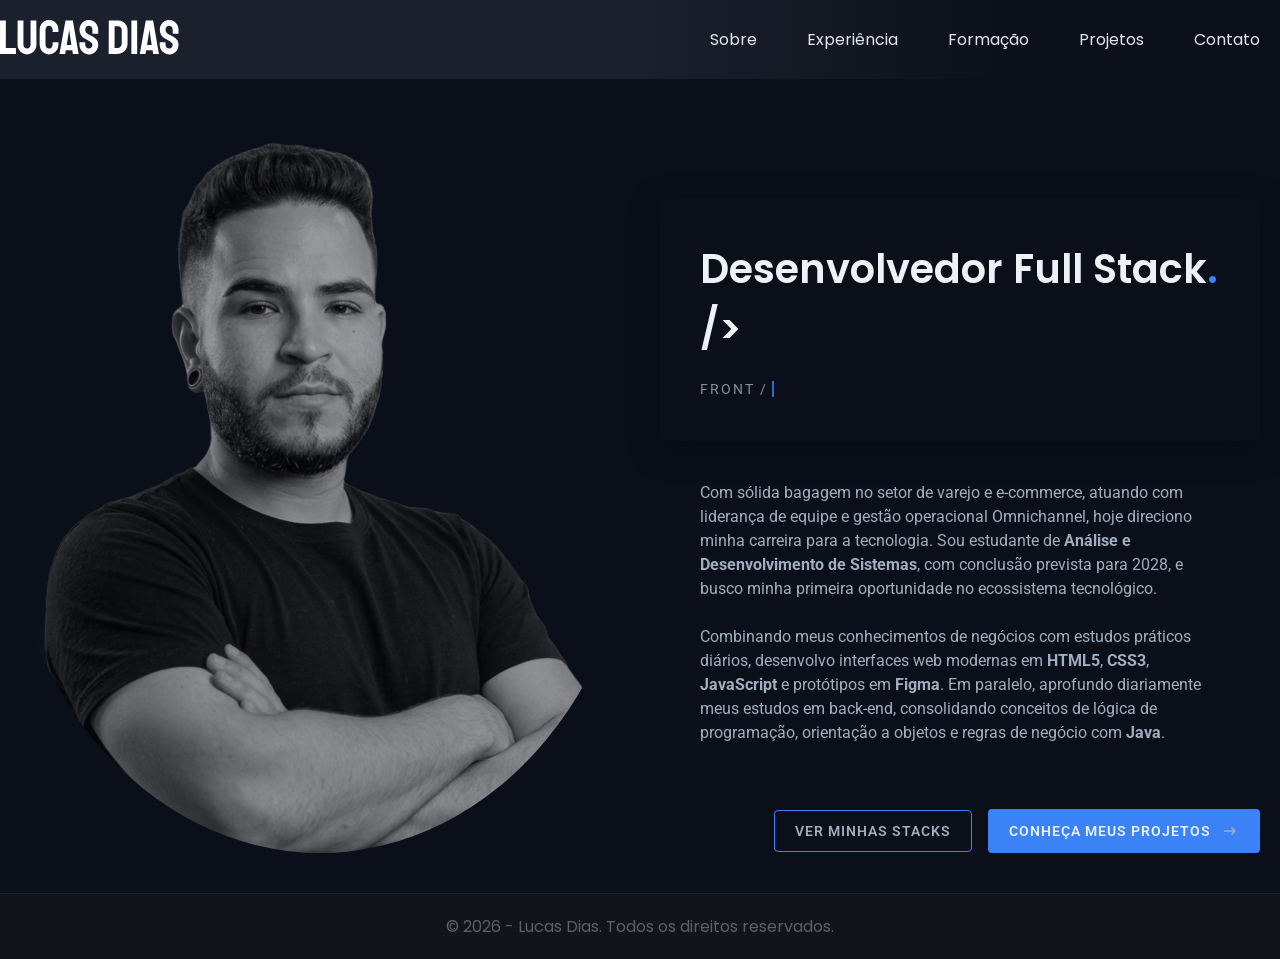
<file: index.html>
<!DOCTYPE html>
<html lang="pt-BR">

<head>
  <title>Lucas Dias | Desenvolvedor Junior - Início</title>
  <meta charset="UTF-8">
  <meta name="viewport" content="width=device-width, initial-scale=1.0">
  <meta name="description" content="Portfólio do Lucas Dias - Desenvolvedor Junior">
  <link rel="preconnect" href="https://fonts.googleapis.com">
  <link rel="preconnect" href="https://fonts.gstatic.com" crossorigin>
  <link href="https://fonts.googleapis.com/css2?family=Poppins:ital,wght@0,100;0,200;0,300;0,400;0,500;0,600;0,700;0,800;0,900;1,100;1,200;1,300;1,400;1,500;1,600;1,700;1,800;1,900&family=Roboto:ital,wght@0,100..900;1,100..900&display=swap" rel="stylesheet">
  <link rel="icon" type="image/x-icon" href="img/icones/favicon.svg">
  <link rel="preload" href="./css/style.min.css" as="style" onload="this.rel='stylesheet'">
  <noscript>
    <link rel="stylesheet" href="./css/style.min.css">
  </noscript>
</head>

<body>
  <header class="header-container">
    <div class="header">
      <a href="./"><img src="./img/logo.svg" alt="Lucas Dias"></a>
      <button id="btn-mobile">
        <span id="hamburger"></span>
      </button>
      <nav id="nav">
        <ul>
          <li><a href="./index.html" id="sobre">Sobre</a></li>
          <li><a href="./experiencia.html">Experiência</a></li>
          <li><a href="./formacao.html">Formação</a></li>
          <li><a href="./projetos.html">Projetos</a></li>
          <li><a href="./contato.html">Contato</a></li>
        </ul>
      </nav>
    </div>
  </header>
  <main aria-label="primária">
    <section class="apresentacao">
      <div class="foto-perfil-bg"></div>
      <div class="container-cards">
        <div class="card-titulo">
          <h1>Desenvolvedor Full Stack<span>.</span> /></h1>
          <p class="descricao-titulo tags-typing" data-texto="Front / Back-End • UX / UI Designer • IA • Software Engineering"></p>
        </div>
        <div class="textos-sobre">
          <p>Com sólida bagagem no setor de varejo e e-commerce, atuando com liderança de equipe e gestão operacional Omnichannel, hoje direciono minha carreira para a tecnologia. Sou estudante de <strong>Análise e Desenvolvimento de Sistemas</strong>, com conclusão prevista para 2028, e busco minha primeira oportunidade no ecossistema tecnológico.</p>
          <p><br>Combinando meus conhecimentos de negócios com estudos práticos diários, desenvolvo interfaces web modernas em <strong>HTML5</strong>, <strong>CSS3</strong>, <strong>JavaScript</strong> e protótipos em <strong>Figma</strong>. Em paralelo, aprofundo diariamente meus estudos em back-end, consolidando conceitos de lógica de programação, orientação a objetos e regras de negócio com <strong>Java</strong>.</p>
        </div>
        <div class="container-btns">
          <a class="btn-secundario" href="formacao.html">Ver minhas stacks</a>
          <a class="btn-home" href="projetos.html">Conheça meus projetos <img src="./img/icones/arrowright.svg" alt=""></a>
        </div>
      </div>
    </section>
  </main>
  <footer class="footer-container">
    <div class="footer">
      <p>© 2026 - Lucas Dias. Todos os direitos reservados.</p>
    </div>
  </footer>
  <script type="module" src="js/script.js"></script>
</body>

</html>
</file>
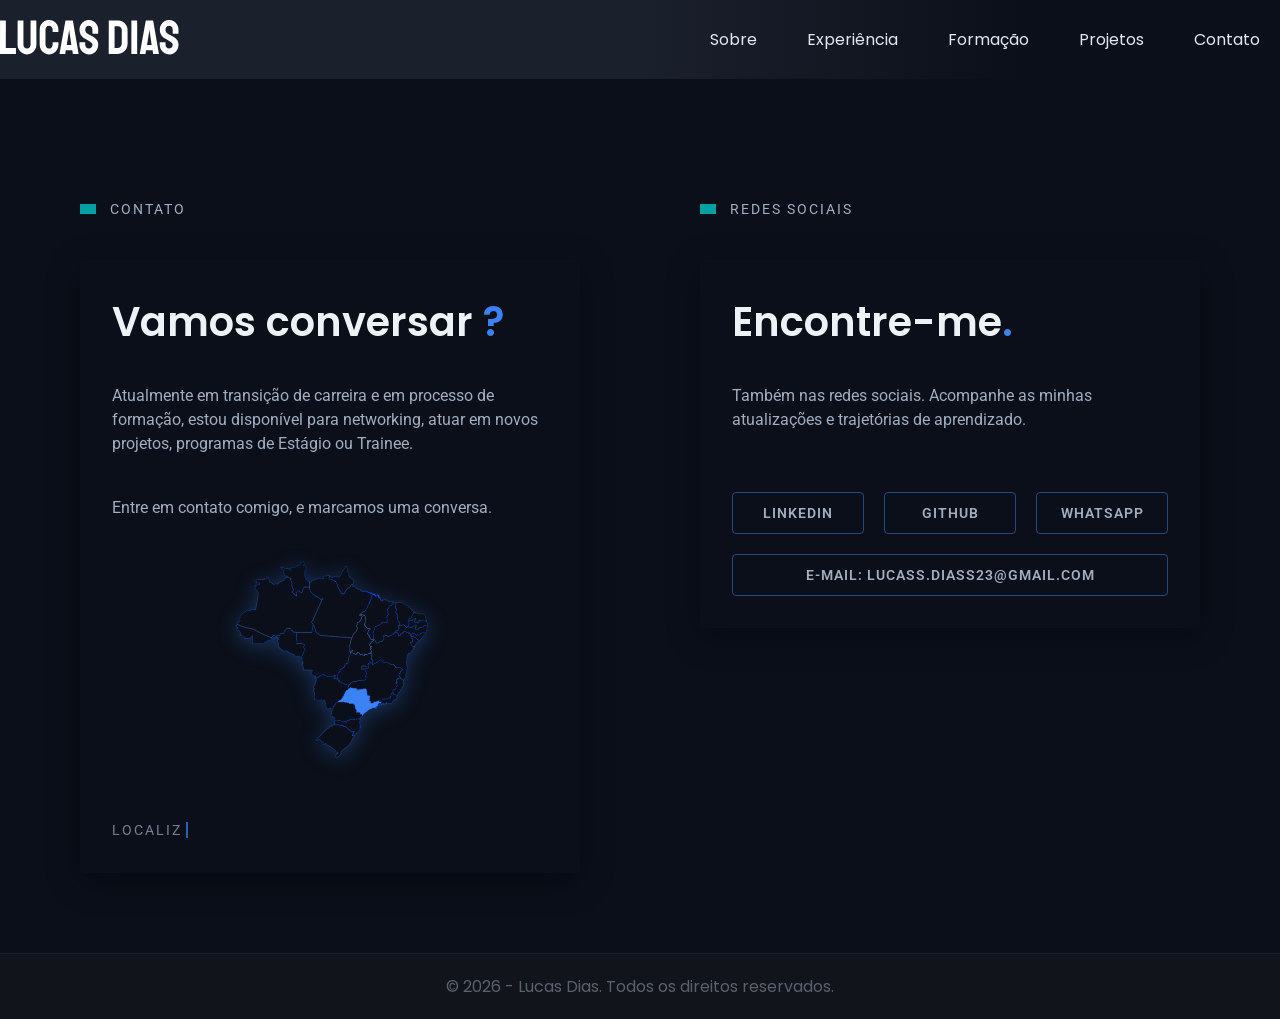
<file: contato.html>
<!DOCTYPE html>
<html lang="pt-BR">

<head>
  <title>Lucas Dias | Desenvolvedor Junior - Contato</title>
  <meta charset="UTF-8">
  <meta name="viewport" content="width=device-width, initial-scale=1.0">
  <meta name="description" content="Contatos de Lucas Dias - Desenvolvedor Junior">
  <link rel="preconnect" href="https://fonts.googleapis.com">
  <link rel="preconnect" href="https://fonts.gstatic.com" crossorigin>
  <link href="https://fonts.googleapis.com/css2?family=Poppins:ital,wght@0,100;0,200;0,300;0,400;0,500;0,600;0,700;0,800;0,900;1,100;1,200;1,300;1,400;1,500;1,600;1,700;1,800;1,900&family=Roboto:ital,wght@0,100..900;1,100..900&display=swap" rel="stylesheet">
  <link rel="icon" type="image/x-icon" href="img/icones/favicon.svg">
  <link rel="preload" href="./css/style.min.css" as="style" onload="this.rel='stylesheet'">
  <noscript>
    <link rel="stylesheet" href="./css/style.min.css">
  </noscript>
</head>

<body>
  <header class="header-container">
    <div class="header">
      <a href="./"><img src="./img/logo.svg" alt="Lucas Dias"></a>
      <button id="btn-mobile"><span id="hamburger"></span>
      </button>
      <nav id="nav">
        <ul>
          <li><a href="./index.html" id="sobre">Sobre</a></li>
          <li><a href="./experiencia.html">Experiência</a></li>
          <li><a href="./formacao.html">Formação</a></li>
          <li><a href="./projetos.html">Projetos</a></li>
          <li><a href="./contato.html">Contato</a></li>
        </ul>
      </nav>
    </div>
  </header>
  <main>
    <div class="contato-container">
      <section aria-label="Descrição e Localização de Lucas Dias">
        <span class="titulo-card">Contato</span>
        <div class="contato-card">
          <h1>Vamos conversar<span> ?</span></h1>
          <p>Atualmente em transição de carreira e em processo de formação, estou disponível para networking, atuar em novos projetos, programas de Estágio ou Trainee.</p>
          <p>Entre em contato comigo, e marcamos uma conversa.</p>
          <div class="localizacao-wrapper">
            <div class="mapa-brasil">
              <img src="./img/backgrounds/mapa_brasil.svg" alt="">
            </div>
          </div>
          <span class="localizacao descricao-titulo tags-typing" data-texto="Localizado em São Paulo."></span>
        </div>
      </section>
      <section aria-label="Redes Sociais">
        <span class="titulo-card">Redes Sociais</span>
        <div class="redes-card">
          <h2>Encontre-me<span>.</span></h2>
          <p>Também nas redes sociais. Acompanhe as minhas atualizações e trajetórias de aprendizado.</p>
          <div class="redes-sociais">
            <a class="btn-redes" href="https://linkedin.com/in/lucas-barbosadias" target="_blank" rel="noopener noreferrer">LinkedIn</a>
            <a class="btn-redes" href="https://github.com/lucassdias23" target="_blank" rel="noopener noreferrer">GitHub</a>
            <a class="btn-redes" href="https://wa.me/5511981119318" target="_blank" rel="noopener noreferrer">WhatsApp</a>
            <a class="btn-email" href="mailto:lucass.diass23@gmail.com">E-mail: lucass.diass23@gmail.com</a>
          </div>
        </div>
      </section>
    </div>
  </main>
  <footer class="footer-container">
    <div class="footer">
      <p>© 2026 - Lucas Dias. Todos os direitos reservados.</p>
    </div>
  </footer>
  <script type="module" src="./js/script.js"></script>
</body>

</html>
</file>
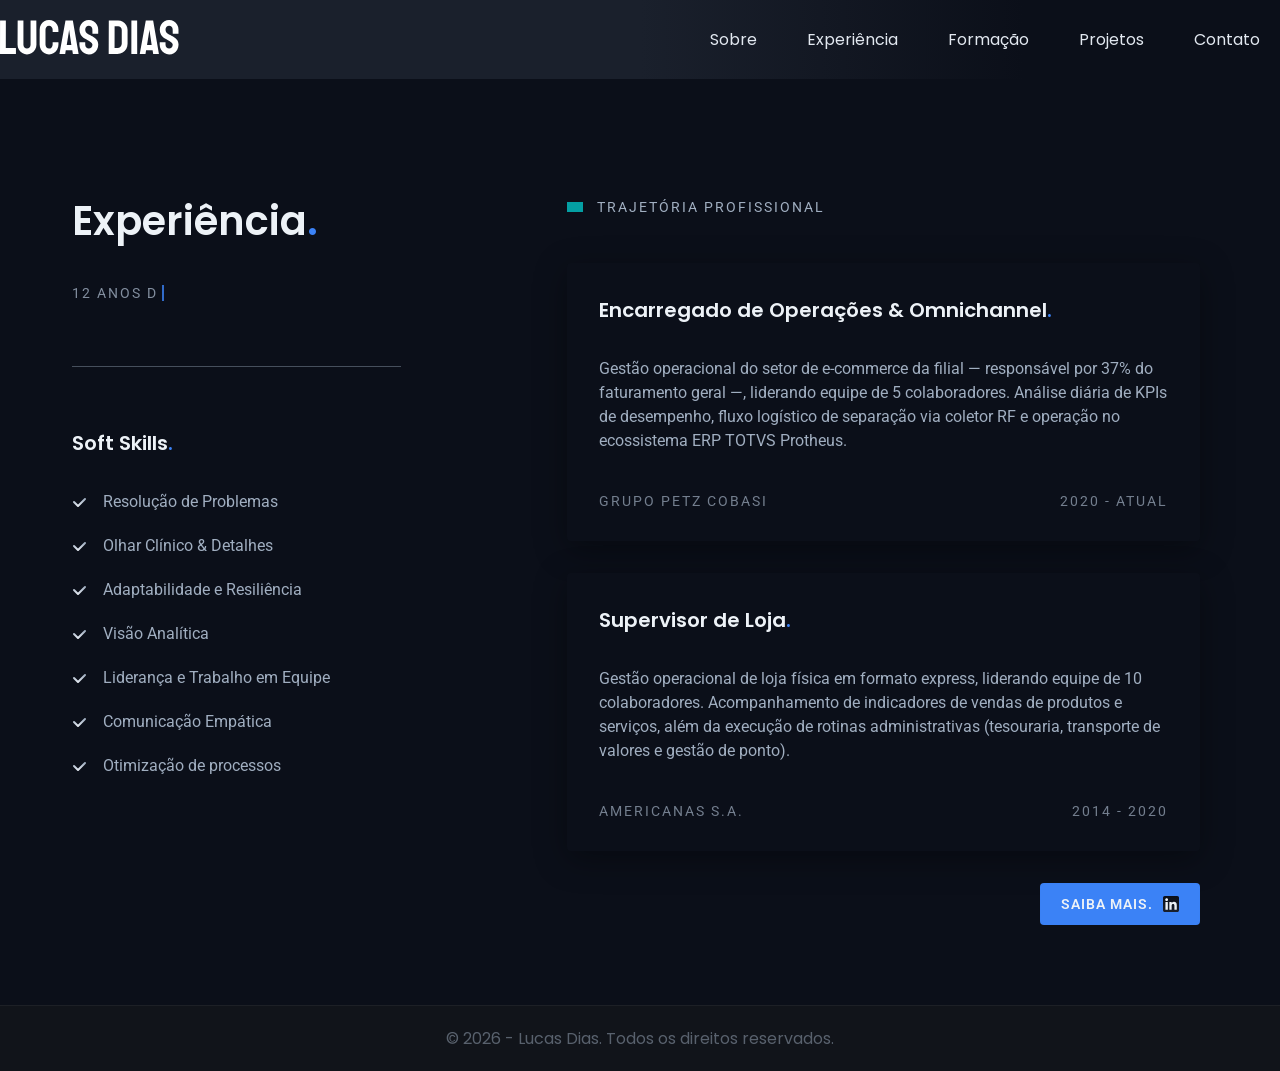
<file: experiencia.html>
<!DOCTYPE html>
<html lang="pt-BR">

<head>
  <title>Lucas Dias | Desenvolvedor Junior - Experiência</title>
  <meta charset="UTF-8">
  <meta name="viewport" content="width=device-width, initial-scale=1.0">
  <meta name="description" content="Experiência de Lucas Dias - Desenvolvedor Junior">
  <link rel="preconnect" href="https://fonts.googleapis.com">
  <link rel="preconnect" href="https://fonts.gstatic.com" crossorigin>
  <link href="https://fonts.googleapis.com/css2?family=Poppins:ital,wght@0,100;0,200;0,300;0,400;0,500;0,600;0,700;0,800;0,900;1,100;1,200;1,300;1,400;1,500;1,600;1,700;1,800;1,900&family=Roboto:ital,wght@0,100..900;1,100..900&display=swap" rel="stylesheet">
  <link rel="icon" type="image/x-icon" href="img/icones/favicon.svg">
  <link rel="preload" href="./css/style.min.css" as="style" onload="this.rel='stylesheet'">
  <noscript>
    <link rel="stylesheet" href="./css/style.min.css">
  </noscript>
</head>

<body>
  <header class="header-container">
    <div class="header">
      <a href="./"><img src="./img/logo.svg" alt="Lucas Dias"></a>
      <button id="btn-mobile">
        <span id="hamburger"></span>
      </button>
      <nav id="nav">
        <ul>
          <li><a href="./index.html" id="sobre">Sobre</a></li>
          <li><a href="./experiencia.html">Experiência</a></li>
          <li><a href="./formacao.html">Formação</a></li>
          <li><a href="./projetos.html">Projetos</a></li>
          <li><a href="./contato.html">Contato</a></li>
        </ul>
      </nav>
    </div>
  </header>
  <main>
    <div class="experiencia-container">
      <div class="experiencia">
        <div class="experiencia-titulo">
          <h1>Experiência<span>.</span></h1>
          <p class="descricao-titulo tags-typing" data-texto="12 anos de experiência transformando processos logísticos e operacionais em soluções eficientes."></p>
        </div>

        <section class="soft-skills" aria-label="Soft Skills">
          <h2>Soft Skills<span>.</span></h3>
            <ul>
              <li><img src="./img/icones/check.svg" alt="check icon">Resolução de Problemas</li>
              <li><img src="./img/icones/check.svg" alt="check icon">Olhar Clínico & Detalhes</li>
              <li><img src="./img/icones/check.svg" alt="check icon">Adaptabilidade e Resiliência</li>
              <li><img src="./img/icones/check.svg" alt="check icon">Visão Analítica</li>
              <li><img src="./img/icones/check.svg" alt="check icon">Liderança e Trabalho em Equipe</li>
              <li><img src="./img/icones/check.svg" alt="check icon">Comunicação Empática</li>
              <li><img src="./img/icones/check.svg" alt="check icon">Otimização de processos</li>
            </ul>
        </section>
      </div>
      <section class="empresas" aria-label="Lista de Empresas">
        <span class="lista-empresas">Trajetória Profissional</span>
        <ul>
          <li class="card-empresa">
            <div>
              <h3>Encarregado de Operações & Omnichannel<span>.</span></h3>
              <p>Gestão operacional do setor de e-commerce da filial — responsável por 37% do faturamento geral —, liderando equipe de 5 colaboradores. Análise diária de KPIs de desempenho, fluxo logístico de separação via coletor RF e operação no ecossistema ERP TOTVS Protheus.</p>
            </div>
            <div class="footer-empresas">
              <span>Grupo Petz Cobasi</span>
              <span>2020 - Atual</span>
            </div>
          </li>
          <li class="card-empresa">
            <h3>Supervisor de Loja<span>.</span></h3>
            <p>Gestão operacional de loja física em formato express, liderando equipe de 10 colaboradores. Acompanhamento de indicadores de vendas de produtos e serviços, além da execução de rotinas administrativas (tesouraria, transporte de valores e gestão de ponto).</p>
            <div class="footer-empresas">
              <span>Americanas S.A.</span>
              <span>2014 - 2020</span>
            </div>
          </li>
        </ul>
        <a class="btn-exp" href="https://www.linkedin.com/in/lucas-barbosadias/" target="_blank">Saiba Mais. <img src="./img/icones/linkedinbtn.svg" alt=""></a>
      </section>
    </div>
  </main>
  <footer class="footer-container">
    <div class="footer">
      <p>© 2026 - Lucas Dias. Todos os direitos reservados.</p>
    </div>
  </footer>
  <script type="module" src="js/script.js"></script>
</body>

</html>
</file>
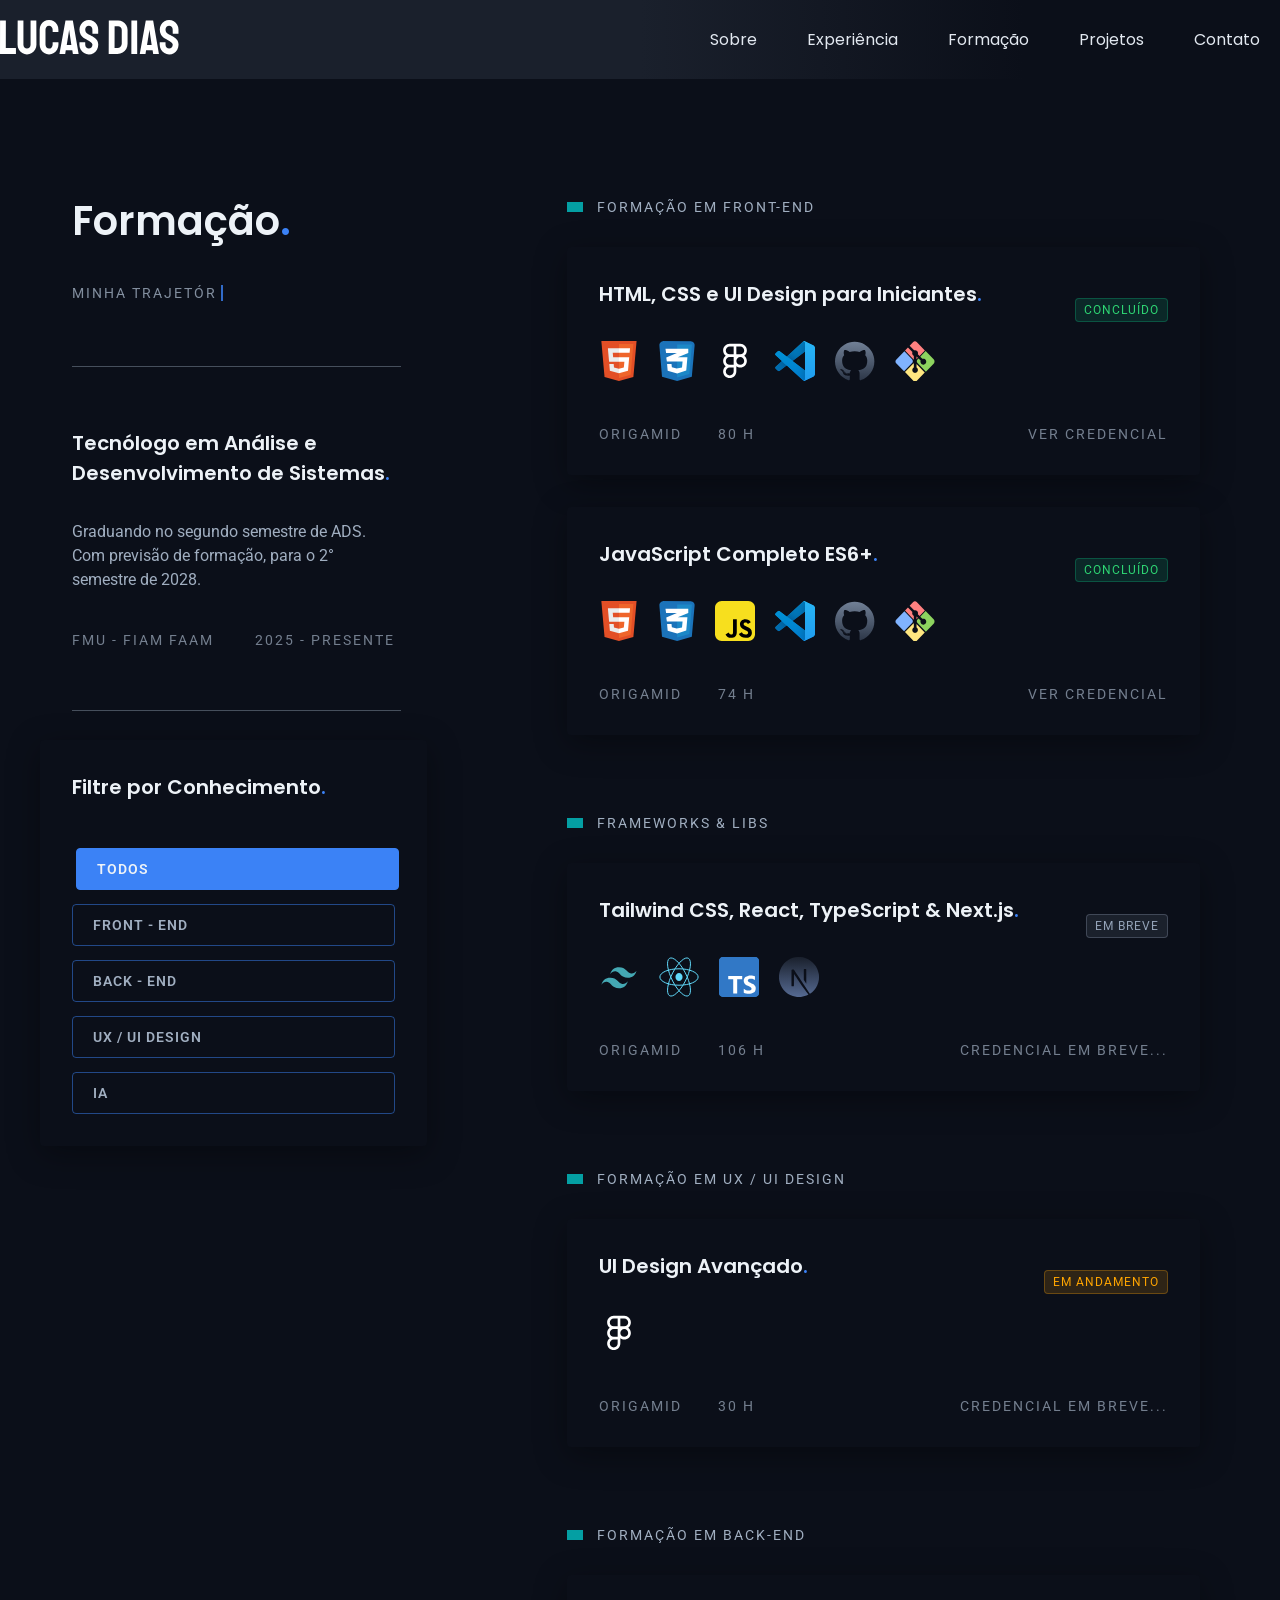
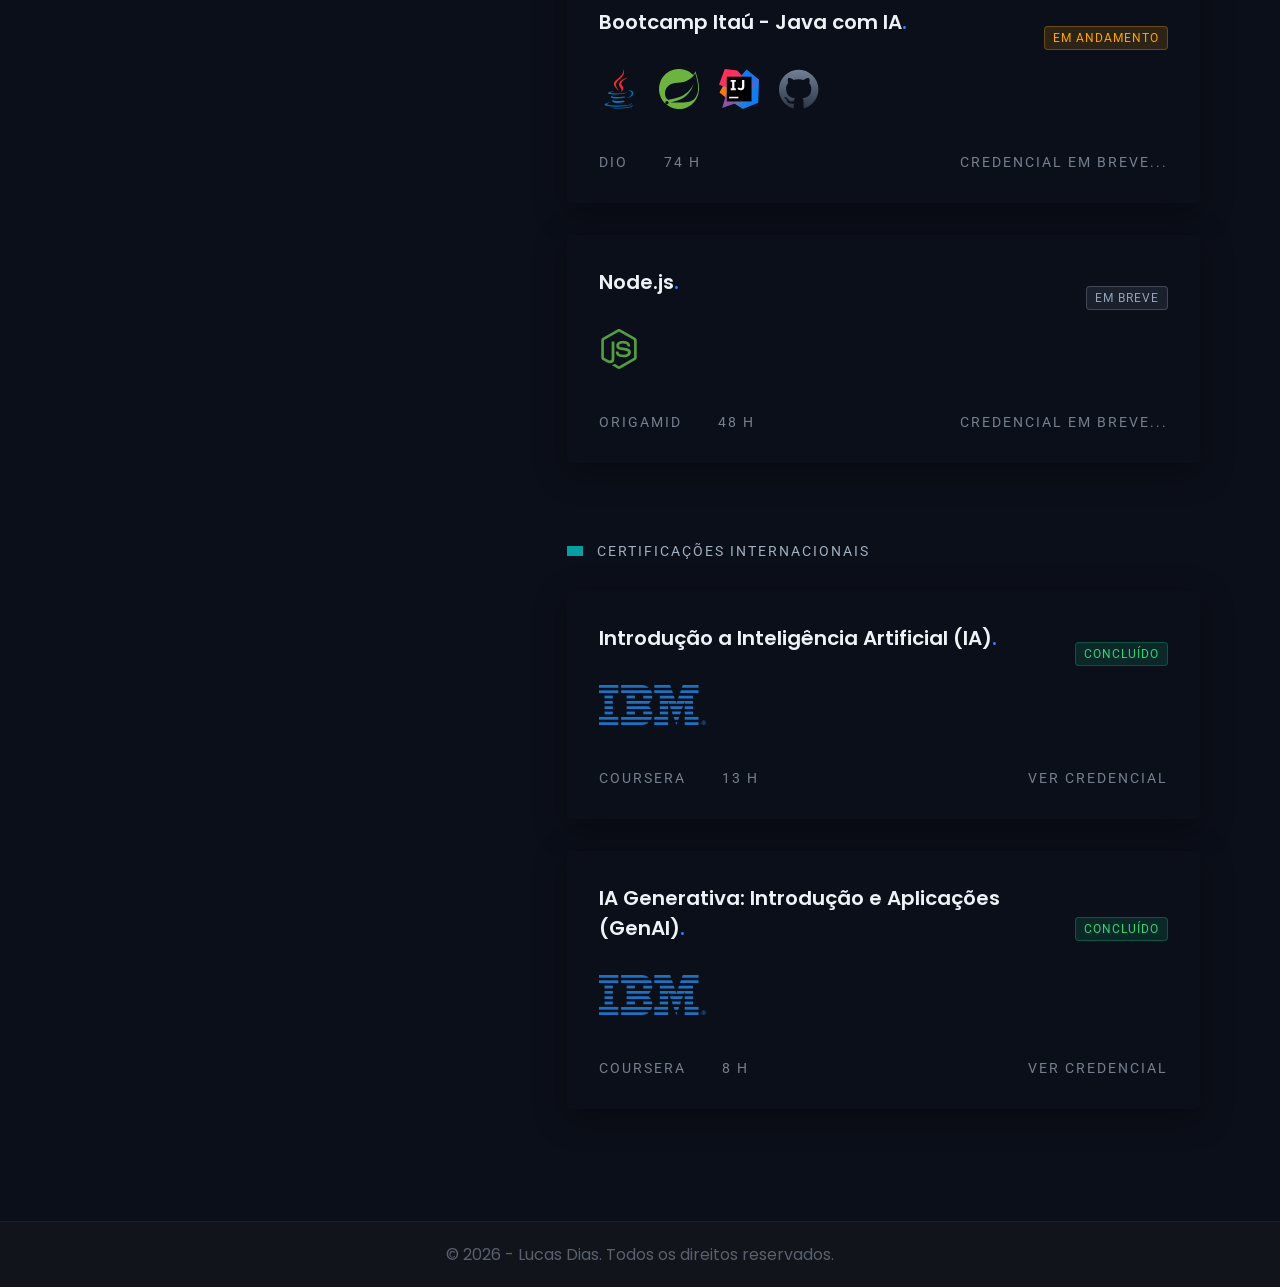
<file: formacao.html>
<!DOCTYPE html>
<html lang="pt-BR">

<head>
  <title>Lucas Dias | Desenvolvedor Junior - Formação</title>
  <meta charset="UTF-8">
  <meta name="viewport" content="width=device-width, initial-scale=1.0">
  <meta name="description" content="Formação de Lucas Dias - Desenvolvedor Júnior">
  <link rel="preconnect" href="https://fonts.googleapis.com">
  <link rel="preconnect" href="https://fonts.gstatic.com" crossorigin>
  <link href="https://fonts.googleapis.com/css2?family=Poppins:ital,wght@0,100;0,200;0,300;0,400;0,500;0,600;0,700;0,800;0,900;1,100;1,200;1,300;1,400;1,500;1,600;1,700;1,800;1,900&family=Roboto:ital,wght@0,100..900;1,100..900&display=swap" rel="stylesheet">
  <link rel="icon" type="image/x-icon" href="img/icones/favicon.svg">
  <link rel="preload" href="./css/style.min.css" as="style" onload="this.rel='stylesheet'">
  <noscript>
    <link rel="stylesheet" href="./css/style.min.css">
  </noscript>
</head>

<body>
  <header class="header-container">
    <div class="header">
      <a href="./"><img src="./img/logo.svg" alt="Lucas Dias"></a>
      <button id="btn-mobile">
        <span id="hamburger"></span>
      </button>
      <nav id="nav">
        <ul>
          <li><a href="./index.html" id="sobre">Sobre</a></li>
          <li><a href="./experiencia.html">Experiência</a></li>
          <li><a href="./formacao.html">Formação</a></li>
          <li><a href="./projetos.html">Projetos</a></li>
          <li><a href="./contato.html">Contato</a></li>
        </ul>
      </nav>
    </div>
  </header>
  <main>
    <div class="formacao-container">
      <section class="formacao" aria-label="Formação Principal">
        <div class="formacao-titulo">
          <h1>Formação<span>.</span></h1>
          <p class="descricao-titulo tags-typing" data-texto="Minha trajetória de aprendizado contínuo, unindo base acadêmica sólida a certificações práticas."></p>
        </div>
        <div class="faculdade">
          <h2>Tecnólogo em Análise e <br>Desenvolvimento de Sistemas<span>.</span></h2>
          <p>Graduando no segundo semestre de ADS. Com previsão de formação, para o 2° semestre de 2028.</p>
          <div class="footer-cursos">
            <span class="instituicao-faculdade">FMU - FIAM FAAM</span>
            <span class="ano-conclusao">2025 - Presente</span>
          </div>
        </div>
        <div class="filtros-cursos">
          <h2>Filtre por Conhecimento<span>.</span></h2>
          <button class="btn ativo" data-filtro="todos">Todos</button>
          <button class="btn" data-filtro="frontend">Front - End</button>
          <button class="btn" data-filtro="backend">Back - End</button>
          <button class="btn" data-filtro="uxui">UX / UI Design</button>
          <button class="btn" data-filtro="ia">IA</button>
        </div>
      </section>
      <section class="certificacoes" aria-label="Cursos e Certificações">
        <div class="grupo-formacao" data-categoria="frontend">
          <span class="categoria-curso">Formação em Front-End</span>
          <ul class="lista-cursos">
            <li class="card-curso">
              <div class="header-curso">
                <h2>HTML, CSS e UI Design para Iniciantes<span>.</span></h2>
                <span class="tag-status concluido">Concluído</span>
              </div>
              <ul class="stacks">
                <li><img src="./img/icones/html.svg" alt="HTML"></li>
                <li><img src="./img/icones/css.svg" alt="CSS"></li>
                <li><img src="./img/icones/figma.svg" alt="Figma"></li>
                <li><img src="./img/icones/vscode.svg" alt="VS Code"></li>
                <li><img src="./img/icones/github.svg" alt="GitHub"></li>
                <li><img src="./img/icones/git-bash.svg" alt="Git Bash"></li>
              </ul>
              <div class="card-footer">
                <p class="detalhes-curso">
                  <span class="instituicao">Origamid</span>
                  <span class="horas">80 H</span>
                </p>
                <a href="https://www.origamid.com/certificate/5dfaa36c" class="credencial" target="_blank" rel="noopener noreferrer">Ver Credencial</a>
              </div>
            </li>
            <li class="card-curso">
              <div class="header-curso">
                <h2>JavaScript Completo ES6+<span>.</span></h2>
                <span class="tag-status concluido">Concluído</span>
              </div>
              <ul class="stacks">
                <li><img src="./img/icones/html.svg" alt="HTML"></li>
                <li><img src="./img/icones/css.svg" alt="CSS"></li>
                <li><img src="./img/icones/javascript.svg" alt="JavaScript"></li>
                <li><img src="./img/icones/vscode.svg" alt="VS Code"></li>
                <li><img src="./img/icones/github.svg" alt="GitHub"></li>
                <li><img src="./img/icones/git-bash.svg" alt="Git Bash"></li>
              </ul>
              <div class="card-footer">
                <p class="detalhes-curso">
                  <span class="instituicao">Origamid</span>
                  <span class="horas">74 H</span>
                </p>
                <a href="https://www.origamid.com/certificate/63edf9143b" class="credencial" target="_blank" rel="noopener noreferrer">Ver Credencial</a>
              </div>
            </li>
          </ul>
          <span class="categoria-curso subcategoria">Frameworks & Libs</span>
          <ul class="lista-cursos">
            <li class="card-curso">
              <div class="header-curso">
                <h2>Tailwind CSS, React, TypeScript & Next.js<span>.</span></h2>
                <span class="tag-status em-breve">Em breve</span>
              </div>
              <ul class="stacks">
                <li><img src="./img/icones/tailwind.svg" alt="Tailwind"></li>
                <li><img src="./img/icones/react.svg" alt="React"></li>
                <li><img src="./img/icones/typescript.svg" alt="TypeScript"></li>
                <li><img src="./img/icones/nextjs.svg" alt="Next.js"></li>
              </ul>
              <div class="card-footer">
                <p class="detalhes-curso">
                  <span class="instituicao">Origamid</span>
                  <span class="horas">106 H</span>
                </p>
                <p class="credencial">Credencial em breve...</p>
              </div>
            </li>
          </ul>
        </div>
        <div class="grupo-formacao" data-categoria="uxui">
          <span class="categoria-curso">Formação em UX / UI Design</span>
          <ul class="lista-cursos">
            <li class="card-curso">
              <div class="header-curso">
                <h2>UI Design Avançado<span>.</span></h2>
                <span class="tag-status andamento">Em Andamento</span>
              </div>
              <ul class="stacks">
                <li><img src="./img/icones/figma.svg" alt="Figma"></li>
              </ul>
              <div class="card-footer">
                <p class="detalhes-curso">
                  <span class="instituicao">Origamid</span>
                  <span class="horas">30 H</span>
                </p>
                <p class="credencial">Credencial em breve...</p>
              </div>
            </li>
          </ul>
        </div>
        <div class="grupo-formacao" data-categoria="backend">
          <span class="categoria-curso">Formação em Back-End</span>
          <ul class="lista-cursos">
            <li class="card-curso">
              <div class="header-curso">
                <h2>Bootcamp Itaú - Java com IA<span>.</span></h2>
                <span class="tag-status andamento">Em Andamento</span>
              </div>
              <ul class="stacks">
                <li><img src="./img/icones/java.svg" alt="Java"></li>
                <li><img src="./img/icones/spring.svg" alt="Spring"></li>
                <li><img src="./img/icones/intellij.svg" alt="IntelliJ"></li>
                <li><img src="./img/icones/github.svg" alt="GitHub"></li>
              </ul>
              <div class="card-footer">
                <p class="detalhes-curso">
                  <span class="instituicao">Dio</span>
                  <span class="horas">74 H</span>
                </p>
                <p class="credencial">Credencial em breve...</p>
              </div>
            </li>
          </ul>
          <ul class="lista-cursos">
            <li class="card-curso">
              <div class="header-curso">
                <h2>Node.js<span>.</span></h2>
                <span class="tag-status em-breve">Em breve</span>
              </div>
              <ul class="stacks">
                <li><img src="./img/icones/node.svg" alt="Node.js"></li>
              </ul>
              <div class="card-footer">
                <p class="detalhes-curso">
                  <span class="instituicao">Origamid</span>
                  <span class="horas">48 H</span>
                </p>
                <p class="credencial">Credencial em breve...</p>
              </div>
            </li>
          </ul>
        </div>
        <div class="grupo-formacao" data-categoria="ia">
          <span class="categoria-curso">Certificações Internacionais</span>
          <ul class="lista-cursos">
            <li class="card-curso">
              <div class="header-curso">
                <h2>Introdução a Inteligência Artificial (IA)<span>.</span></h2>
                <span class="tag-status concluido">Concluído</span>
              </div>
              <ul class="stacks">
                <li><img src="./img/icones/ibm.svg" alt="IBM"></li>
              </ul>
              <div class="card-footer">
                <p class="detalhes-curso">
                  <span class="instituicao">Coursera</span>
                  <span class="horas">13 H</span>
                </p>
                <a href="https://www.coursera.org/account/accomplishments/certificate/0PIY5J7FGHC2" class="credencial" target="_blank" rel="noopener noreferrer">Ver Credencial</a>
              </div>
            </li>
          </ul>
          <ul class="lista-cursos">
            <li class="card-curso">
              <div class="header-curso">
                <h2>IA Generativa: Introdução e Aplicações (GenAI)<span>.</span></h2>
                <span class="tag-status concluido">Concluído</span>
              </div>
              <ul class="stacks">
                <li><img src="./img/icones/ibm.svg" alt="IBM"></li>
              </ul>
              <div class="card-footer">
                <p class="detalhes-curso">
                  <span class="instituicao">Coursera</span>
                  <span class="horas">8 H</span>
                </p>
                <a href="https://www.coursera.org/account/accomplishments/certificate/HDI7KLPZHB0H" class="credencial" target="_blank" rel="noopener noreferrer">Ver Credencial</a>
              </div>
            </li>
          </ul>
        </div>
    </div>
    </section>
    </div>
  </main>
  </div>
  <footer class="footer-container">
    <div class="footer">
      <p>© 2026 - Lucas Dias. Todos os direitos reservados.</p>
    </div>
  </footer>
  <script type="module" src="js/script.js"></script>
</body>

</html>
</file>
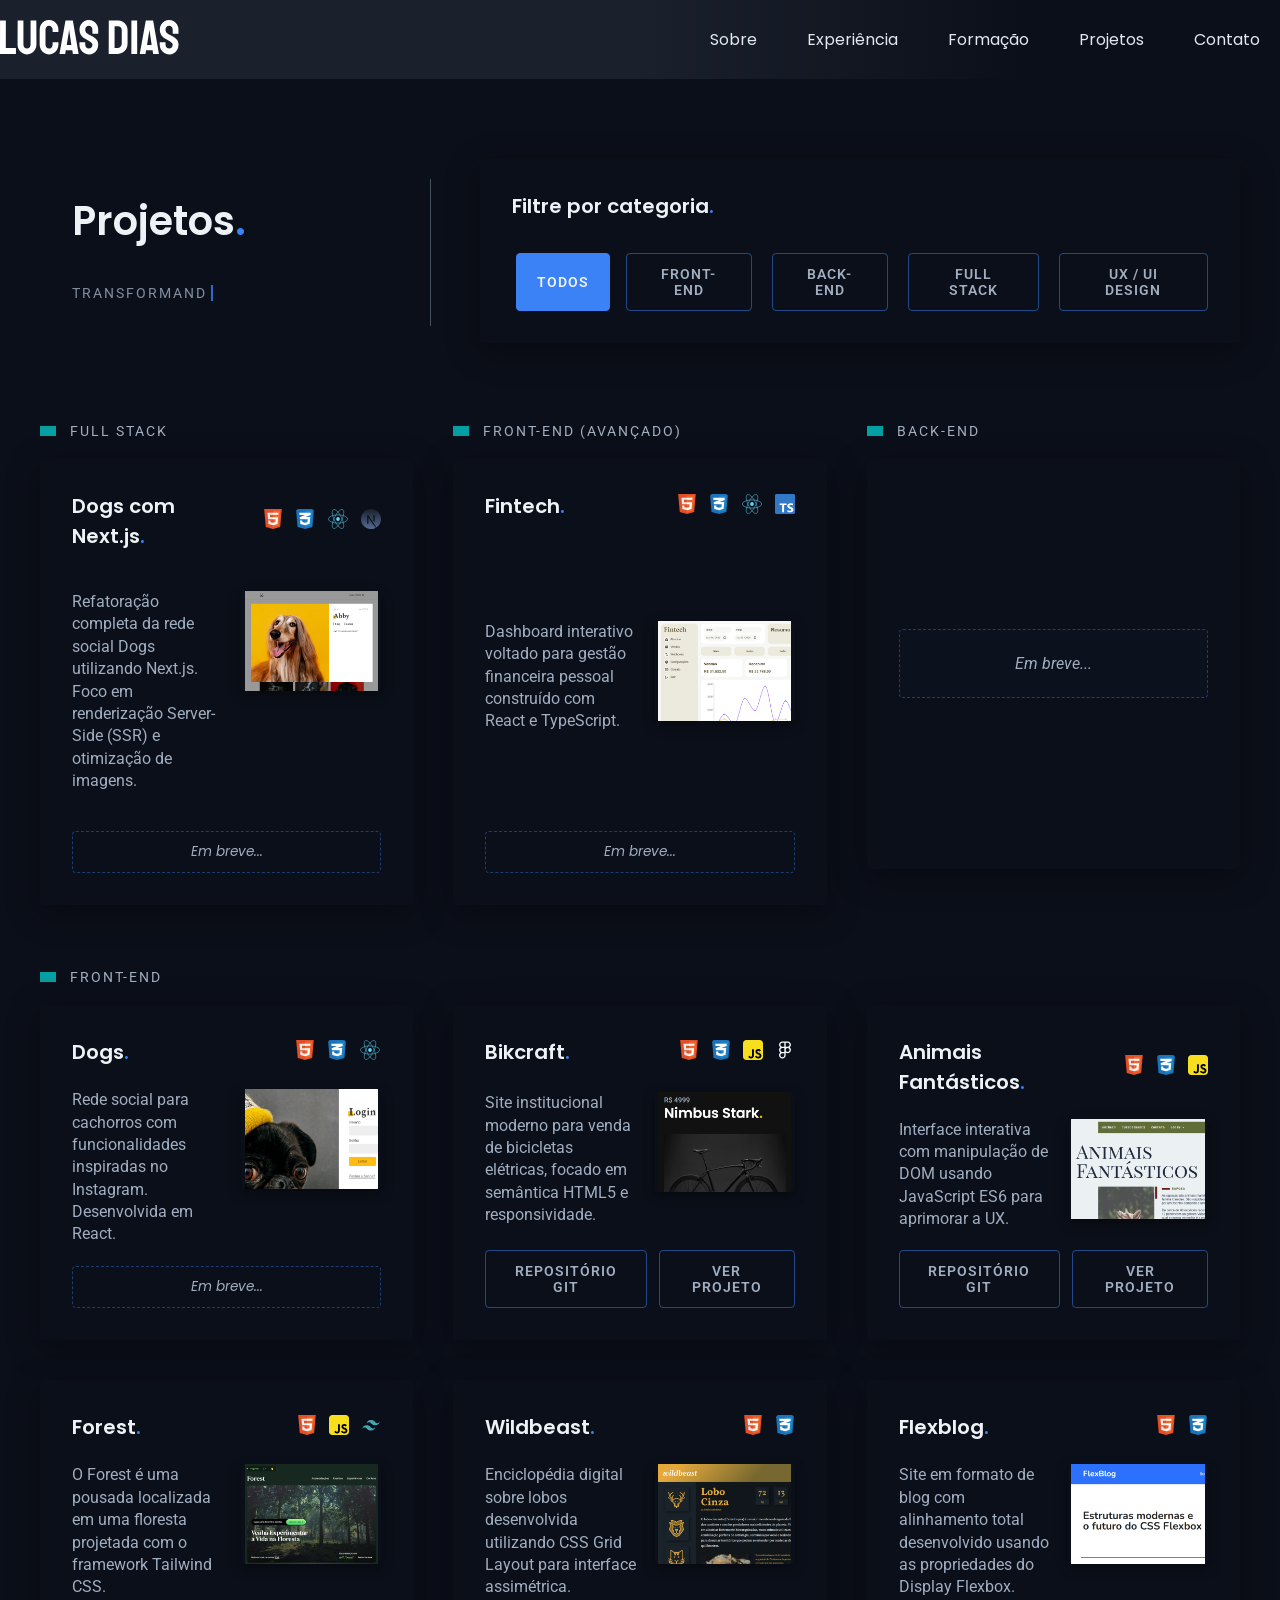
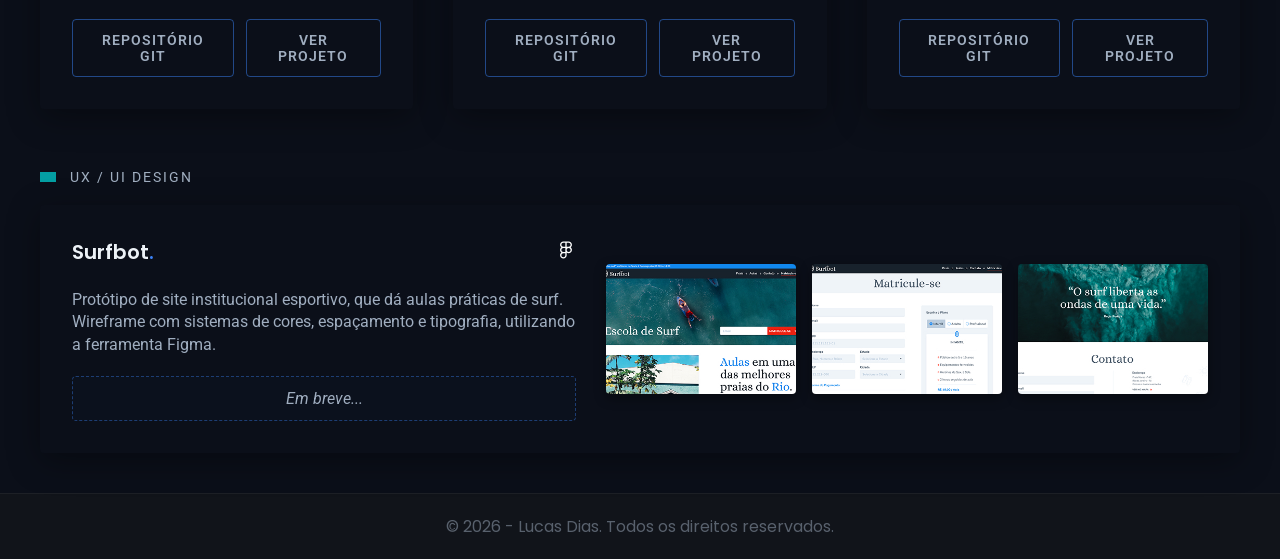
<file: projetos.html>
<!DOCTYPE html>
<html lang="pt-BR">

<head>
  <title>Lucas Dias | Desenvolvedor Junior - Projetos</title>
  <meta charset="UTF-8">
  <meta name="viewport" content="width=device-width, initial-scale=1.0">
  <meta name="description" content="Projetos de Lucas Dias - Desenvolvedor Front-End">
  <link rel="preconnect" href="https://fonts.googleapis.com">
  <link rel="preconnect" href="https://fonts.gstatic.com" crossorigin>
  <link rel="icon" type="image/x-icon" href="img/icones/favicon.svg">
  <link href="https://fonts.googleapis.com/css2?family=Poppins:ital,wght@0,100;0,200;0,300;0,400;0,500;0,600;0,700;0,800;0,900;1,100;1,200;1,300;1,400;1,500;1,600;1,700;1,800;1,900&family=Roboto:ital,wght@0,100..900;1,100..900&display=swap" rel="stylesheet">
  <link rel="preload" href="./css/style.min.css" as="style" onload="this.rel='stylesheet'">
  <noscript>
    <link rel="stylesheet" href="./css/style.min.css">
  </noscript>
</head>

<body>
  <header class="header-container">
    <div class="header">
      <a href="./"><img src="./img/logo.svg" alt="Lucas Dias"></a>
      <button id="btn-mobile">
        <span id="hamburger"></span>
      </button>
      <nav id="nav">
        <ul>
          <li><a href="./index.html" id="sobre">Sobre</a></li>
          <li><a href="./experiencia.html">Experiência</a></li>
          <li><a href="./formacao.html">Formação</a></li>
          <li><a href="./projetos.html">Projetos</a></li>
          <li><a href="./contato.html">Contato</a></li>
        </ul>
      </nav>
    </div>
  </header>
  <main>
    <div class="projetos-container">
      <div class="projetos-header">
        <div class="projetos-titulo">
          <h1>Projetos<span>.</span></h1>
          <p class="descricao-titulo tags-typing" data-texto="Transformando conceito em código: da experiência do usuário ao desenvolvimento full stack."></p>
        </div>
        <div class="projetos-filtro">
          <h2>Filtre por categoria<span>.</span></h2>
          <div class="btn-projetos">
            <button class="btn-filtro ativo" data-filtro="todos">Todos</button>
            <button class="btn-filtro" data-filtro="frontend">Front-End</button>
            <button class="btn-filtro" data-filtro="backend">Back-End</button>
            <button class="btn-filtro" data-filtro="fullstack">Full Stack</button>
            <button class="btn-filtro" data-filtro="uxui">UX / UI Design</button>
          </div>
        </div>
      </div>
      <section class="projetos-bloco-1" aria-label="Projetos Full Stack, Front-End Avançado e Back-End">
        <div data-categoria="fullstack">
          <span class="categoria-projeto">Full Stack</span>
          <ul class="card-projeto">
            <div class="projeto-header">
              <h3>Dogs com Next.js<span>.</span></h3>
              <ul class="stacks-projetos">
                <li><img src="./img/icones/html.svg" alt="HTML" width="20" height="20"></li>
                <li><img src="./img/icones/css.svg" alt="CSS" width="20" height="20"></li>
                <li><img src="./img/icones/react.svg" alt="React" width="22" height="20"></li>
                <li><img src="./img/icones/nextjs.svg" alt="Next.js" width="20" height="20"></li>
              </ul>
            </div>
            <div class="projeto-corpo">
              <p>Refatoração completa da rede social Dogs utilizando Next.js. Foco em renderização Server-Side (SSR) e otimização de imagens.</p>
              <img src="./img/projetos/dogs-next.jpg" alt="Thumbnail Dogs Next" class="projeto-thumb">
            </div>
            <div class="buttons">
              <button class="btn-projeto-breve">Em breve...</button>
            </div>
          </ul>
        </div>
        <div data-categoria="frontend">
          <span class="categoria-projeto">Front-End (Avançado)</span>
          <ul class="card-projeto">
            <div class="projeto-header">
              <h3>Fintech<span>.</span></h3>
              <ul class="stacks-projetos">
                <li><img src="./img/icones/html.svg" alt="HTML" width="20" height="20"></li>
                <li><img src="./img/icones/css.svg" alt="CSS" width="20" height="20"></li>
                <li><img src="./img/icones/react.svg" alt="React" width="22" height="20"></li>
                <li><img src="./img/icones/typescript.svg" alt="TypeScript" width="20" height="20"></li>
              </ul>
            </div>
            <div class="projeto-corpo">
              <p>Dashboard interativo voltado para gestão financeira pessoal construído com React e TypeScript.</p>
              <img src="./img/projetos/fintech.jpg" alt="Thumbnail Fintech" class="projeto-thumb">
            </div>
            <div class="buttons">
              <button class="btn-projeto-breve">Em breve...</button>
            </div>
          </ul>
        </div>
        <div class="card-em-breve-coluna" data-categoria="backend">
          <span class="categoria-projeto">Back-End</span>
          <div class="card-projeto card-vazio">
            <div class="em-breve-centro">Em breve...</div>
          </div>
        </div>
      </section>
      <span class="categoria-projeto front">Front-End</span>
      <section class="projetos-bloco-2" aria-label="Projetos Front-End" data-categoria="frontend">
        <ul class="card-projeto">
          <div class="projeto-header">
            <h3>Dogs<span>.</span></h3>
            <ul class="stacks-projetos">
              <li><img src="./img/icones/html.svg" alt="HTML" width="20" height="20"></li>
              <li><img src="./img/icones/css.svg" alt="CSS" width="20" height="20"></li>
              <li><img src="./img/icones/react.svg" alt="React" width="22" height="20"></li>
            </ul>
          </div>
          <div class="projeto-corpo">
            <p>Rede social para cachorros com funcionalidades inspiradas no Instagram. Desenvolvida em React.</p>
            <img src="./img/projetos/dogs.jpg" alt="Thumbnail Dogs" class="projeto-thumb">
          </div>
          <div class="buttons">
            <button class="btn-projeto-breve">Em breve...</button>
          </div>
        </ul>
        <ul class="card-projeto">
          <div class="projeto-header">
            <h3>Bikcraft<span>.</span></h3>
            <ul class="stacks-projetos">
              <li><img src="./img/icones/html.svg" alt="HTML" width="20" height="20"></li>
              <li><img src="./img/icones/css.svg" alt="CSS" width="20" height="20"></li>
              <li><img src="./img/icones/javascript.svg" alt="JavaScript" width="20" height="20"></li>
              <li><img src="./img/icones/figma.svg" alt="Figma" width="20" height="20"></li>
            </ul>
          </div>
          <div class="projeto-corpo">
            <p>Site institucional moderno para venda de bicicletas elétricas, focado em semântica HTML5 e responsividade.</p>
            <img src="./img/projetos/bikcraft.jpg" alt="Thumbnail Bikcraft" class="projeto-thumb">
          </div>
          <div class="buttons">
            <a href="https://github.com/lucassdias23/bikcraft" target="_blank"><button class="btn-projeto">Repositório Git</button></a>
            <a href="https://lucassdias23.github.io/bikcraft/" target="_blank"><button class="btn-projeto">Ver Projeto</button></a>
          </div>
        </ul>
        <ul class="card-projeto">
          <div class="projeto-header">
            <h3>Animais Fantásticos<span>.</span></h3>
            <ul class="stacks-projetos">
              <li><img src="./img/icones/html.svg" alt="HTML" width="20" height="20"></li>
              <li><img src="./img/icones/css.svg" alt="CSS" width="20" height="20"></li>
              <li><img src="./img/icones/javascript.svg" alt="JavaScript" width="20" height="20"></li>
            </ul>
          </div>
          <div class="projeto-corpo">
            <p>Interface interativa com manipulação de DOM usando JavaScript ES6 para aprimorar a UX.</p>
            <img src="./img/projetos/animais-fantasticos.jpg" alt="Thumbnail Animais Fantásticos" class="projeto-thumb">
          </div>
          <div class="buttons">
            <a href="https://github.com/lucassdias23/animais-fantasticos" target="_blank"><button class="btn-projeto">Repositório Git</button></a>
            <a href="https://lucassdias23.github.io/animais-fantasticos/" target="_blank"><button class="btn-projeto">Ver Projeto</button></a>
          </div>
        </ul>
        <ul class="card-projeto">
          <div class="projeto-header">
            <h3>Forest<span>.</span></h3>
            <ul class="stacks-projetos">
              <li><img src="./img/icones/html.svg" alt="HTML" width="20" height="20"></li>
              <li><img src="./img/icones/javascript.svg" alt="JavaScript" width="20" height="20"></li>
              <li><img src="./img/icones/tailwind.svg" alt="Tailwind" width="20" height="20"></li>
            </ul>
          </div>
          <div class="projeto-corpo">
            <p>O Forest é uma pousada localizada em uma floresta projetada com o framework Tailwind CSS.</p>
            <img src="./img/projetos/forest.jpg" alt="Thumbnail Forest" class="projeto-thumb">
          </div>
          <div class="buttons">
            <a href="https://github.com/lucassdias23/Forest" target="_blank"><button class="btn-projeto">Repositório Git</button></a>
            <a href="https://forestlucas.vercel.app/" target="_blank"><button class="btn-projeto">Ver Projeto</button></a>
          </div>
        </ul>
        <ul class="card-projeto">
          <div class="projeto-header">
            <h3>Wildbeast<span>.</span></h3>
            <ul class="stacks-projetos">
              <li><img src="./img/icones/html.svg" alt="HTML" width="20" height="20"></li>
              <li><img src="./img/icones/css.svg" alt="CSS" width="20" height="20"></li>
            </ul>
          </div>
          <div class="projeto-corpo">
            <p>Enciclopédia digital sobre lobos desenvolvida utilizando CSS Grid Layout para interface assimétrica.</p>
            <img src="./img/projetos/wildbeast.jpg" alt="Thumbnail Wildbeast" class="projeto-thumb">
          </div>
          <div class="buttons">
            <a href="https://github.com/lucassdias23/wildbeast" target="_blank"><button class="btn-projeto">Repositório Git</button></a>
            <a href="https://lucassdias23.github.io/wildbeast" target="_blank"><button class="btn-projeto">Ver Projeto</button></a>
          </div>
        </ul>
        <ul class="card-projeto">
          <div class="projeto-header">
            <h3>Flexblog<span>.</span></h3>
            <ul class="stacks-projetos">
              <li><img src="./img/icones/html.svg" alt="HTML" width="20" height="20"></li>
              <li><img src="./img/icones/css.svg" alt="CSS" width="20" height="20"></li>
            </ul>
          </div>
          <div class="projeto-corpo">
            <p>Site em formato de blog com alinhamento total desenvolvido usando as propriedades do Display Flexbox.</p>
            <img src="./img/projetos/flexblog.jpg" alt="Thumbnail Flexblog" class="projeto-thumb">
          </div>
          <div class="buttons">
            <a href="https://github.com/lucassdias23/flexblog" target="_blank"><button class="btn-projeto">Repositório Git</button></a>
            <a href="https://lucassdias23.github.io/flexblog" target="_blank"><button class="btn-projeto">Ver Projeto</button></a>
          </div>
        </ul>
      </section>
      <section class="projetos-bloco-3" aria-label="Projetos UX/UI Design" data-categoria="uxui">
        <span class="categoria-projeto">UX / UI Design</span>
        <div class="card-ux-ui">
          <div class="ux-conteudo">
            <div class="projeto-header">
              <h3>Surfbot<span>.</span></h3>
              <ul class="stacks-projetos">
                <li><img src="./img/icones/figma.svg" alt="Figma" width="20" height="20"></li>
              </ul>
            </div>
            <p>Protótipo de site institucional esportivo, que dá aulas práticas de surf. Wireframe com sistemas de cores, espaçamento e tipografia, utilizando a ferramenta Figma.</p>
            <div class="em-breve-ux">Em breve...</div>
          </div>
          <div class="ux-ui-imagens">
            <img src="./img/projetos/surfbot.jpg" alt="Home Surfbot" class="projeto-thumb-ux">
            <img src="./img/projetos/surfbot2.jpg" alt="Matrícula Surfbot" class="projeto-thumb-ux">
            <img src="./img/projetos/surfbot3.jpg" alt="Contato Surfbot" class="projeto-thumb-ux">
          </div>
        </div>
      </section>
    </div>
  </main>
  <footer class="footer-container">
    <div class="footer">
      <p>© 2026 - Lucas Dias. Todos os direitos reservados.</p>
    </div>
  </footer>
  <script type="module" src="js/script.js"></script>
</body>

</html>
</file>
<file: css/style.min.css>
:root{--background:#0b0f19;--footer-bg:#11141a;--title:#edf2f7;--text-1:#a0aec0;--text-2:#cbd5e0;--element-1:#3b82f6;--element-2:#e2e8f0;--gradient:linear-gradient(#718096, #4a5568);--btn-burger:#121824;--btn-burger-1:#edf2f7;--done:#2ed573;--in-course:#ffa500;--not-initialized:#94a3b8}*{margin:0;padding:0;box-sizing:border-box}body{background:var(--background);min-height:100vh;display:flex;flex-direction:column}main{flex:1}ul,li{list-style:none}a{text-decoration:none}@keyframes slideDown{from{transform:translateY(-30px);opacity:0}to{transform:translateY(0);opacity:1}}@keyframes slideUp{from{transform:translateY(30px);opacity:0}to{transform:translateY(0);opacity:1}}@keyframes slideLeft{from{transform:translateX(-100px);opacity:0}to{transform:translateX(0);opacity:1}}@keyframes slideRight{from{transform:translateX(100px);opacity:0}to{transform:translateX(0);opacity:1}}@keyframes fadeInFoto{from{opacity:0}to{opacity:.7}}@keyframes piscar{0%{opacity:.6}50%{opacity:.3}100%{opacity:.6}}@keyframes fadeInPure{from{opacity:0;transform:translateY(15px)}to{opacity:1;transform:translateY(0)}}@keyframes piscarCursor{0%,100%{border-color:aqua}50%{border-color:#fff0}}@keyframes flutuarMapa{0%,100%{transform:translateY(0)}50%{transform:translateY(-5px)}}@keyframes pulsarSp{0%{transform:scale(1);opacity:1}50%{transform:scale(1.4);opacity:.6}100%{transform:scale(1);opacity:1}}.header-container{background:linear-gradient(90deg,#1a202c 50%,#0b0f19 80%);width:100%;animation:slideDown 0.7s ease-out forwards;position:relative;z-index:99999}.header{justify-content:space-between;display:flex;flex-wrap:wrap;align-items:center;padding:20px 0;max-width:1400px;margin:0 auto;position:relative}.header ul{display:flex;flex-wrap:wrap;gap:10px;color:var(--element-2)}.header ul a{padding:20px;font-family:"Poppins",Arial,Helvetica,sans-serif}.header a{color:var(--element-2);transition:color 0.3s ease,opacity 0.3s ease}.header a:hover{color:var(--hover);opacity:.8}#btn-mobile{display:none}@media (max-width:768px){.header{padding:20px;flex-wrap:nowrap;justify-content:space-between;align-items:center;position:relative;width:100%}#btn-mobile{display:flex;background:var(--btn-burger);border:none;width:50px;height:50px;border-radius:8px;cursor:pointer;padding:0;justify-content:center;align-items:center;z-index:50;position:relative}#hamburger{display:block;width:26px;height:4px;background:var(--btn-burger-1);border-radius:4px;position:relative}#hamburger::before,#hamburger::after{content:"";display:block;width:100%;height:100%;background:var(--btn-burger-1);border-radius:4px;position:absolute;transition:transform 0.2s,top 0.2s,bottom 0.2s}#hamburger::before{top:-8px}#hamburger::after{bottom:-8px}#nav{position:absolute;width:auto;min-width:220px;top:85%;right:20px;left:auto;z-index:9999;color:var(--btn-burger);opacity:0;visibility:hidden;transform:translateY(-10px);transition:opacity 0.3s ease,transform 0.3s ease,visibility 0.3s}#nav ul{display:flex;flex-direction:column;padding:0;gap:0;background:rgb(11 15 25 / .85)!important;backdrop-filter:blur(10px);-webkit-backdrop-filter:blur(10px);border-radius:12px;border:1px solid rgb(255 255 255 / .08);box-shadow:0 10px 30px rgb(0 0 0 / .6);overflow:hidden;width:100%}#nav ul li{background:transparent!important;width:100%}.header ul a{display:block;padding:14px 24px!important;text-align:center;color:var(--element-2);background:transparent!important;transition:background 0.2s ease,color 0.2s ease}.header #nav ul a:hover{background:rgb(255 255 255 / .05)!important;color:var(--element-1)}#nav ul li:not(:last-child) a{border-bottom:1px solid rgb(45 55 72 / .4)}#nav.active{opacity:1;visibility:visible;transform:translateY(0)}.header:has(#nav.active) #btn-mobile #hamburger{background:#fff0}.header:has(#nav.active) #btn-mobile #hamburger::before{transform:rotate(45deg);top:0}.header:has(#nav.active) #btn-mobile #hamburger::after{transform:rotate(-45deg);bottom:0}}.footer-container{background:var(--footer-bg);width:100%;border-top:1px solid rgb(255 255 255 / .05);animation:slideUp 0.6s ease-out backwards;animation-delay:0.8s}.footer{justify-content:center;display:flex;flex-wrap:wrap;align-items:center;padding:20px 0;max-width:1400px;margin:0 auto;animation:fadeIn 1.5s ease-out forwards}.footer p{font-family:"Poppins",Arial,Helvetica,sans-serif;color:var(--text-1);opacity:.5;text-align:center;animation:fadeIn 0.7s ease-out forwards}.apresentacao{display:grid;grid-template-columns:repeat(4,1fr);max-width:1400px;margin:0 auto}.foto-perfil-bg{grid-column:1 / 3;background:url(../img/perfil.png) no-repeat;background-size:cover;background-position:center 40px;min-height:500px;border-radius:50%;opacity:.7;animation:fadeIn 0.8s ease-out forwards;animation-delay:0.2s;transition:opacity 0.5s ease-in-out;margin-bottom:40px}.foto-perfil-bg:hover{opacity:1!important}.container-cards{grid-column:3 / 5;margin-top:120px;padding:0 20px;align-self:start;display:flex;flex-direction:column}.card-titulo{background:var(--background);border-radius:4px;padding:40px;border-bottom:1px solid #fff0;box-shadow:0 8px 32px rgb(0 0 0 / .35);position:relative;animation:slideUp 0.5s ease-out backwards;animation-delay:0.4s;transition:all 0.3s ease}.card-titulo:hover{transform:translateY(-5px);border-bottom-color:var(--element-1);box-shadow:0 10px 15px -3px rgb(59 130 246 / .15)}.card-titulo h1{font-family:"Poppins",Arial,Helvetica,sans-serif;font-weight:600;font-size:2.5rem;color:var(--title);margin-bottom:20px}.card-titulo h1 span{color:var(--element-1)}.card-titulo p{color:var(--text-1)}.tags-typing{display:inline;border-right:2px solid var(--element-1);padding-right:4px;white-space:normal;overflow:hidden;line-height:1.5;animation:piscarCursor 0.8s infinite}.descricao-titulo{font-family:"Roboto",Arial,Helvetica,sans-serif;color:var(--element-2);font-size:.875rem;text-transform:uppercase;letter-spacing:2px;opacity:.8}.descricao-titulo span{color:var(--element-1)}.textos-sobre{padding:40px;font-family:"Roboto",Arial,Helvetica,sans-serif;font-size:1rem;line-height:1.5;color:var(--text-1);animation:slideUp 0.8s ease-out backwards;animation-delay:0.6s}.container-btns{display:flex;align-items:center;gap:16px;margin-top:24px;margin-bottom:40px;margin-left:auto;animation:slideUp 0.8s ease-out backwards;animation-delay:0.8s}.btn-home{font-family:"Roboto",Arial,Helvetica,sans-serif;font-weight:600;font-size:.875rem;text-transform:uppercase;letter-spacing:1px;background-color:var(--element-1);color:var(--title);border:1px solid rgb(59 130 246 / .5);border-radius:4px;padding:12px 20px;cursor:pointer;transition:0.3s ease;display:inline-flex;align-items:center;gap:10px}.btn-home:hover{background-color:#fff0;color:var(--text-1);border-color:var(--element-1);transform:translateX(4px)}.btn-secundario{font-family:"Roboto",Arial,Helvetica,sans-serif;font-weight:600;font-size:.875rem;text-transform:uppercase;letter-spacing:1px;background-color:#fff0;color:var(--text-1);border:1px solid var(--element-1);border-radius:4px;padding:12px 20px;cursor:pointer;transition:all 0.3s ease;text-decoration:none;display:inline-flex;align-items:center}.btn-secundario:hover{border-color:var(--element-1);color:var(--title);transform:translateX(4px)}@media (max-width:768px){.apresentacao{display:flex;flex-direction:column;align-items:center;padding:0 20px;margin-bottom:40px}.foto-perfil-bg{width:280px;min-height:280px;margin:40px auto 0 auto;background-position:center center}.container-cards{width:100%;margin-top:30px;padding:0}.card-titulo{padding:30px 20px}.card-titulo h1{font-size:1.8rem}.textos-sobre{padding:30px 10px}}@media (max-width:500px){.container-btns{flex-direction:column;align-items:stretch;width:100%;margin-left:0}.btn-home,.btn-secundario{justify-content:center;text-align:center}}@media (max-width:400px){.card-titulo h1{font-size:1.25rem}.textos-sobre p{text-align:justify}.footer p{font-size:.825rem}}.experiencia-container{margin:0 auto;padding:40px;max-width:1400px;display:grid;grid-template-columns:1fr 2fr;gap:40px}.experiencia{display:flex;flex-direction:column;gap:60px;animation:fadeInPure 0.8s ease forwards}.experiencia-titulo{background:var(--background);margin-top:40px;padding:32px}.experiencia-titulo h1{font-family:"Poppins",Arial,Helvetica,sans-serif;font-size:2.5rem;font-weight:600;color:var(--title);margin-bottom:32px}.experiencia-titulo p{font-family:"Roboto",Arial,Helvetica,sans-serif;font-weight:400;font-size:.875rem;text-transform:uppercase;color:var(--text-1);letter-spacing:2px;line-height:1.5}.experiencia-titulo h1 span,.card-empresa h3 span,.soft-skills h2 span{color:var(--element-1)}.empresas{display:flex;flex-direction:column;margin-top:40px;margin-left:60px;padding:40px}.card-empresa{background:var(--background);margin-top:32px;margin-bottom:32px;padding:32px;border-radius:4px;box-shadow:0 8px 32px rgb(0 0 0 / .35)}.card-empresa:nth-of-type(1){transition:transform 0.3s ease;animation:slideLeft 0.3s linear}.card-empresa:nth-of-type(2){transition:transform 0.3s ease;animation:slideLeft 0.4s linear}.card-empresa:hover{transform:translateY(-5px);box-shadow:inset 0 -1px 0 0 var(--element-1)}.card-empresa h3,.soft-skills h2{font-family:"Poppins",Arial,Helvetica,sans-serif;font-weight:600;font-size:1.25rem;color:var(--title);margin-bottom:32px}.card-empresa p,.soft-skills li{font-family:"Roboto",Arial,Helvetica,sans-serif;font-weight:400;font-size:1rem;line-height:1.5;color:var(--text-1)}.card-empresa p{margin-bottom:40px}.soft-skills li{margin-bottom:20px;display:flex;align-items:center}.footer-empresas{display:flex;justify-content:space-between}.lista-empresas,.footer-empresas span{font-family:"Roboto",Arial,Helvetica,sans-serif;font-weight:400;font-size:.875rem;text-transform:uppercase;color:var(--text-1);letter-spacing:2px;position:relative}.lista-empresas{margin-left:30px;margin-bottom:16px;display:block}.footer-empresas span{opacity:.7}.lista-empresas::before{content:"";display:inline-block;align-content:center;width:16px;height:10px;background-color:aqua;opacity:.6;position:absolute;left:-30px;top:3px;animation:piscar 2s infinite}.soft-skills{background:var(--background);padding:32px;position:relative}.soft-skills img{margin-right:16px}.soft-skills::before{content:"";height:1px;width:85%;background-color:var(--text-1);opacity:.4;position:absolute;top:-30px;left:32px}.btn-exp{font-family:"Roboto",Arial,Helvetica,sans-serif;font-weight:600;font-size:.875rem;text-transform:uppercase;letter-spacing:1px;background-color:var(--element-1);color:var(--title);border:1px solid rgb(59 130 246 / .5);border-radius:4px;padding:12px 20px;cursor:pointer;display:inline-flex;align-items:center;justify-content:center;gap:10px;text-decoration:none;transition:all 0.3s ease;align-self:flex-end;animation:slideUp 0.6s ease-out backwards;animation-delay:0.6s}.btn-exp:hover{background-color:#fff0;color:var(--text-1);border-color:var(--element-1);transform:translateX(4px)}@media (max-width:800px){.experiencia-container{grid-template-columns:1fr;padding:20px;gap:30px}.empresas{margin-top:0;margin-left:0;padding:0}.experiencia-titulo{margin-top:0}.btn-exp{width:100%;align-self:stretch}}@media (max-width:480px){.lista-empresas{margin-left:18px}.card-empresa,.experiencia-titulo,.soft-skills{padding:20px}.experiencia-titulo h1{font-size:2rem}.card-empresa h3{font-size:1.125rem}}.formacao-container{margin:0 auto;padding:40px;max-width:1400px;display:grid;grid-template-columns:1fr 2fr;gap:40px}.formacao{display:flex;flex-direction:column;gap:60px;animation:fadeInPure 0.8s ease forwards}.formacao-titulo{background:var(--background);margin-top:40px;padding:32px}.formacao-titulo h1{font-family:"Poppins",Arial,Helvetica,sans-serif;font-size:2.5rem;font-weight:600;color:var(--title);margin-bottom:32px}.formacao-titulo p{font-family:"Roboto",Arial,Helvetica,sans-serif;font-weight:400;font-size:.875rem;text-transform:uppercase;color:var(--text-1);letter-spacing:2px;line-height:1.5}.faculdade{background:var(--background);padding:32px;position:relative}.faculdade::before,.filtros-cursos::before{content:"";height:1px;width:85%;background-color:var(--text-1);opacity:.4;position:absolute;top:-30px;left:32px}.faculdade h2,.card-curso h2{font-family:"Poppins",Arial,Helvetica,sans-serif;font-weight:600;font-size:1.25rem;color:var(--title);margin-bottom:32px}.formacao-titulo h1 span,.faculdade h2 span,.filtros-cursos h2 span,.card-curso h2 span{color:var(--element-1)}.faculdade p{font-family:"Roboto",Arial,Helvetica,sans-serif;font-weight:400;font-size:1rem;line-height:1.5;color:var(--text-1);margin-bottom:40px}.footer-cursos{display:flex;justify-content:space-between}.instituicao-faculdade,.instituicao,.credencial,.categoria-curso,.ano-conclusao,.horas{font-family:"Roboto",Arial,Helvetica,sans-serif;font-weight:400;font-size:.875rem;text-transform:uppercase;color:var(--text-1);letter-spacing:2px}.instituicao-faculdade,.instituicao,.ano-conclusao,.horas,.credencial{opacity:.7}a.credencial{text-decoration:none;transition:opacity 0.3s ease}a.credencial:hover{opacity:1;color:var(--element-1)}.filtros-cursos{background:var(--background);padding:32px;position:relative;display:flex;flex-direction:column;gap:14px;border-radius:4px;box-shadow:0 8px 32px rgb(0 0 0 / .35)}.filtros-cursos h2{font-family:"Poppins",Arial,Helvetica,sans-serif;font-weight:600;font-size:1.25rem;color:var(--title);margin-bottom:32px}.btn{font-family:"Roboto",Arial,Helvetica,sans-serif;font-weight:600;font-size:.875rem;text-transform:uppercase;letter-spacing:1px;background-color:#fff0;color:var(--text-1);border:1px solid rgb(59 130 246 / .5);border-radius:4px;padding:12px 20px;cursor:pointer;text-align:left;transition:all 0.3s ease}.btn:hover,.btn.ativo{background-color:var(--element-1);color:var(--title);border-color:var(--element-1);transform:translateX(4px)}.certificacoes{padding:40px;margin-left:60px;margin-top:40px}.categoria-curso{display:flex;align-items:center;margin-left:30px;position:relative}.categoria-curso::before{content:"";display:inline-block;align-content:center;width:16px;height:10px;background-color:aqua;opacity:.6;position:absolute;left:-30px;top:3px;animation:piscar 2s infinite}.subcategoria{margin-top:80px;display:block}.grupo-formacao:nth-last-child(n+2){margin-bottom:80px}.card-curso{background:var(--background);margin-top:32px;margin-bottom:32px;padding:32px;border-radius:4px;box-shadow:0 8px 32px rgb(0 0 0 / .35);animation:slideLeft 0.3s linear;opacity:0;transform:translate3d(0,40px,0);transition:opacity 0.6s ease,transform 0.3s ease,box-shadow 0.3s ease}.card-curso.ativo,.grupo-formacao.ativo{opacity:1;transform:translate3d(0,0,0)}.card-curso:hover{transform:translateY(-5px);box-shadow:inset 0 -1px 0 0 var(--element-1)}.header-curso{display:flex;justify-content:space-between;align-items:center;width:100%;gap:20px}.tag-status{font-family:"Roboto",Arial,sans-serif;font-size:.75rem;font-weight:400;text-transform:uppercase;padding:4px 8px;border-radius:4px;letter-spacing:1px;white-space:nowrap}.concluido{background-color:rgb(16 185 129 / .15);color:var(--done);border:1px solid rgb(16 185 129 / .3)}.andamento{background-color:rgb(245 158 11 / .15);color:var(--in-course);border:1px solid rgb(245 158 11 / .3)}.em-breve{background:rgb(148 163 184 / .12);color:var(--not-initialized);border:1px solid rgb(148 163 184 / .3)}.stacks{display:flex;flex-wrap:wrap;gap:20px;margin-bottom:40px;align-items:center}.horas{margin-left:32px}.card-footer{display:flex;justify-content:space-between;align-items:center}@media (max-width:900px){.formacao-container{grid-template-columns:1fr;padding:20px;gap:20px}.certificacoes{grid-column:1;margin-left:0;padding:0}}@media (max-width:600px){.formacao-container{padding:20px}.filtros-cursos{padding:20px}.certificacoes{margin:0;padding:0}.faculdade p{margin-bottom:40px}.categoria-curso{margin-left:10px;padding-left:8px}.formacao-titulo,.faculdade{padding:20px;margin-top:16px}.card-curso{padding:20px}.formacao-titulo h1{font-size:2rem}.faculdade h2,.card-curso h2{font-size:1.125rem;margin-bottom:16px}.categoria-curso::before{left:-18px}}@media (max-width:500px){.stacks img{width:24px;height:24px}.card-footer{flex-direction:column;gap:16px;align-items:flex-start}.horas{margin-left:0}}.projetos-container{margin:0 auto;padding:40px;max-width:1400px;display:grid;grid-template-columns:1fr}.projetos-header{display:grid;grid-template-columns:1fr 2fr;margin-top:40px;gap:60px;margin-bottom:80px;animation:fadeInPure 0.8s ease forwards}.projetos-titulo{background:var(--background);padding:32px}.projetos-filtro{background:var(--background);padding:32px;border-radius:4px;box-shadow:0 8px 32px rgb(0 0 0 / .35);margin:0 auto;align-content:center;position:relative;transition:transform 0.3s ease}.projetos-filtro::before{content:"";height:80%;width:1px;background-color:var(--text-1);opacity:.4;position:absolute;left:-50px;top:20px}.projetos-filtro:hover{transform:translateY(-5px);box-shadow:inset 0 -1px 0 0 var(--element-1)}.projetos-titulo h1{font-family:"Poppins",Arial,Helvetica,sans-serif;font-size:2.5rem;font-weight:600;color:var(--title);margin-bottom:32px}.projetos-filtro h2{font-family:"Poppins",Arial,Helvetica,sans-serif;font-weight:600;font-size:1.25rem;color:var(--title);margin-bottom:32px}.projetos-titulo h1 span,.projetos-filtro h2 span,.card-projeto h3 span,.card-ux-ui h3 span{color:var(--element-1)}.projetos-titulo p{font-family:"Roboto",Arial,Helvetica,sans-serif;font-weight:400;font-size:.875rem;text-transform:uppercase;color:var(--text-1);letter-spacing:2px;line-height:1.5}.btn-projetos{display:flex;gap:20px;animation:slideLeft 0.3s linear}.btn-filtro{font-family:"Roboto",Arial,Helvetica,sans-serif;font-weight:600;font-size:.875rem;text-transform:uppercase;letter-spacing:1px;background-color:#fff0;color:var(--text-1);border:1px solid rgb(59 130 246 / .5);border-radius:4px;padding:12px 20px;cursor:pointer;text-align:center;transition:transform 0.3s ease}.btn-filtro:hover,.btn-filtro.ativo{background-color:var(--element-1);color:var(--title);border-color:var(--element-1);transform:translateX(4px)}.projetos-bloco-1,.projetos-bloco-2{display:grid;grid-template-columns:repeat(3,1fr);gap:40px;margin-bottom:60px}.front{margin-top:40px}.card-projeto{display:flex;flex-direction:column;justify-content:space-between;height:100%;background:var(--background);padding:32px;box-shadow:0 8px 32px rgb(0 0 0 / .35);border-radius:4px;transition:transform 0.3s ease;animation:slideUp 0.3s ease-in-out}.card-projeto:hover{transform:translateY(-5px)!important;box-shadow:inset 0 -1px 0 0 var(--element-1)}.card-projeto,.card-ux-ui{opacity:0;transform:translate3d(0,40px,0);transition:opacity 0.6s ease,transform 0.3s ease,box-shadow 0.3s ease}.card-projeto.ativo,.card-ux-ui.ativo{opacity:1;transform:translate3d(0,0,0)}.card-em-breve-coluna{display:flex;flex-direction:column}.card-vazio{display:flex;align-items:center;justify-content:center;flex:1;height:100%}.em-breve-centro{width:100%;padding:24px;text-align:center;font-family:"Roboto",Arial,Helvetica,sans-serif;color:var(--text-1);font-style:italic;border:1px dashed rgb(59 130 246 / .4);border-radius:4px;background:rgb(59 130 246 / .02);cursor:not-allowed}.card-projeto h3,.card-ux-ui h3{font-family:"Poppins",Arial,Helvetica,sans-serif;font-weight:600;color:var(--title);font-size:1.25rem}.projeto-header{display:flex;justify-content:space-between;align-items:center;gap:20px;margin-bottom:22px}.stacks-projetos{display:flex;gap:12px;align-items:center}.projeto-corpo{display:flex;align-items:start;gap:16px;margin-bottom:20px}.projeto-corpo p,.card-ux-ui p{font-family:"Roboto",Arial,Helvetica,sans-serif;font-weight:400;line-height:1.4;text-align:balance;color:var(--text-1);margin-bottom:0;flex:1}.projeto-thumb{width:140px;height:100px;object-fit:contain;border-radius:4px;box-shadow:0 4px 12px rgb(0 0 0 / .4);transition:transform 0.3s ease}.projeto-thumb:hover{transform:scale(1.05)}.card-ux-ui{display:flex;justify-content:space-between;align-items:center;gap:30px;background:var(--background);padding:32px;box-shadow:0 8px 32px rgb(0 0 0 / .35);border-radius:4px;transition:transform 0.3s ease;animation:slideUp 0.3s linear}.card-ux-ui:hover{transform:translateY(-5px);box-shadow:inset 0 -1px 0 0 var(--element-1)}.ux-conteudo{flex:1;display:flex;flex-direction:column;justify-content:space-between;height:100%}.em-breve-ux{width:100%;padding:12px;text-align:center;font-family:"Roboto",Arial,Helvetica,sans-serif;color:var(--text-1);font-style:italic;border:1px dashed rgb(59 130 246 / .4);border-radius:4px;background:rgb(59 130 246 / .02);cursor:not-allowed;margin-top:20px}.ux-ui-imagens{display:flex;gap:16px;flex-shrink:0}.projeto-thumb-ux{width:190px;height:130px;object-fit:cover;border-radius:4px;box-shadow:0 4px 12px rgb(0 0 0 / .4);transition:transform 0.3s ease}.projeto-thumb-ux:hover{transform:scale(1.03)}.buttons{display:flex;justify-content:space-between;gap:12px}.btn-projeto{font-family:"Roboto",Arial,Helvetica,sans-serif;font-weight:600;font-size:.875rem;text-transform:uppercase;letter-spacing:1px;background-color:#fff0;color:var(--text-1);border:1px solid rgb(59 130 246 / .5);border-radius:4px;padding:12px 24px;cursor:pointer;text-align:center;transition:all 0.3s ease;flex:1}.btn-projeto:hover{background-color:var(--element-1);color:var(--title);border-color:var(--element-1);transform:translateX(4px)}.btn-projeto-breve{flex:1;text-align:center;padding:10px;background-color:#fff0;color:var(--text-1);border:1px dashed rgb(59 130 246 / .4);border-radius:4px;font-size:.85rem;font-family:"Poppins",Arial,sans-serif;font-style:italic;cursor:not-allowed}.categoria-projeto{font-family:"Roboto",Arial,Helvetica,sans-serif;font-weight:400;font-size:.875rem;text-transform:uppercase;color:var(--text-1);letter-spacing:2px;display:flex;align-items:center;margin-left:30px;margin-bottom:20px;position:relative}.categoria-projeto::before{content:"";display:inline-block;width:16px;height:10px;background-color:aqua;opacity:.6;position:absolute;left:-30px;top:3px;animation:piscar 2s infinite}@media (max-width:1024px){.projetos-container{padding:16px}.projetos-header{grid-template-columns:1fr;gap:20px;margin-bottom:40px}.projetos-header h1{font-size:2.25rem}.btn-projetos{display:flex;flex-wrap:wrap;gap:10px}.btn-filtro{flex:1 1 calc(50% - 10px);padding:10px 12px;font-size:.75rem}.projetos-filtro::before{display:none}@media (max-width:900px){.projeto-corpo{flex-direction:column}.projeto-corpo img{width:100%;object-fit:cover;object-position:top;height:160px}.projetos-bloco-1{display:grid;grid-template-columns:1fr;gap:24px;margin-bottom:40px}.projetos-bloco-1>div{display:flex;flex-direction:column;width:100%}.card-em-breve-coluna{width:100%}.projetos-bloco-2{display:grid;grid-template-columns:1fr;gap:24px;margin-bottom:40px}.front{margin-top:20px;margin-bottom:16px}.card-ux-ui{flex-direction:column;align-items:stretch;gap:24px}.ux-ui-imagens{flex-direction:column;width:100%;gap:16px}.projeto-thumb-ux{width:100%;height:180px}}}.contato-container{margin:0 auto;max-width:1400px;padding:40px;margin-top:80px;display:grid;grid-template-columns:1fr 1fr;gap:40px;align-items:start}.contato-card,.redes-card{background:var(--background);margin:40px;padding:32px;position:relative;border-radius:4px;box-shadow:0 8px 32px rgb(0 0 0 / .35);transition:transform 0.3s ease;animation:slideLeft 0.3s linear;height:100%}.contato-card:hover,.redes-card:hover{transform:translateY(-5px);box-shadow:inset 0 -1px 0 0 var(--element-1)}.contato-card h1,.redes-card h2{font-family:"Poppins",Arial,Helvetica,sans-serif;font-size:2.5rem;font-weight:600;color:var(--title);margin-bottom:32px}.localizacao,.titulo-card{font-family:"Roboto",Arial,Helvetica,sans-serif;font-weight:400;font-size:.875rem;text-transform:uppercase;line-height:1.5;letter-spacing:2px;color:var(--text-1);position:relative}.titulo-card{margin-bottom:16px;margin-left:70px}.titulo-card::before{content:"";display:inline-block;align-content:center;width:16px;height:10px;background-color:aqua;opacity:.6;position:absolute;left:-30px;top:3px;animation:piscar 2s infinite}.localizacao{opacity:.7}.contato-card h1 span,.redes-card h2 span{color:var(--element-1)}.contato-card p,.redes-card p{font-family:"Roboto",Arial,Helvetica,sans-serif;font-weight:400;font-size:1rem;line-height:1.5;color:var(--text-1);margin-bottom:60px}.contato-card p{margin-bottom:40px}.redes-card p{margin-bottom:60px}.redes-sociais{display:flex;flex-wrap:wrap;gap:20px}.btn-redes,.btn-email{font-family:"Roboto",Arial,Helvetica,sans-serif;font-weight:600;font-size:.875rem;width:160px;text-transform:uppercase;letter-spacing:1px;background-color:#fff0;color:var(--text-1);border:1px solid rgb(59 130 246 / .5);border-radius:4px;padding:12px 20px;cursor:pointer;text-align:center;transition:all 0.3s ease}.btn-redes{flex:1 1 30%}.btn-email{flex:1 1 100%}.btn-redes:hover,.btn-email:hover{background-color:var(--element-1);color:var(--title);border-color:var(--element-1);transform:translateX(4px)}.localizacao-wrapper{display:flex;align-items:center;justify-content:center;gap:14px;margin-top:24px;margin-bottom:60px}.mapa-brasil{width:200px;height:200px;animation:flutuarMapa 3s ease-in-out infinite;filter:drop-shadow(0 4px 10px rgb(59 130 246 / .3));flex-shrink:0}.mapa-brasil img{height:100%}@media (max-width:800px){.contato-container{grid-template-columns:1fr;padding:20px;margin-top:40px}.titulo-card{margin:30px}.contato-card,.redes-card{margin:0;margin-top:16px;margin-bottom:32px}}@media (max-width:480px){.contato-card,.redes-card{padding:20px}.contato-card h1,.redes-card h2{font-size:2.25rem}.titulo-card{margin:18px}}
</file>
